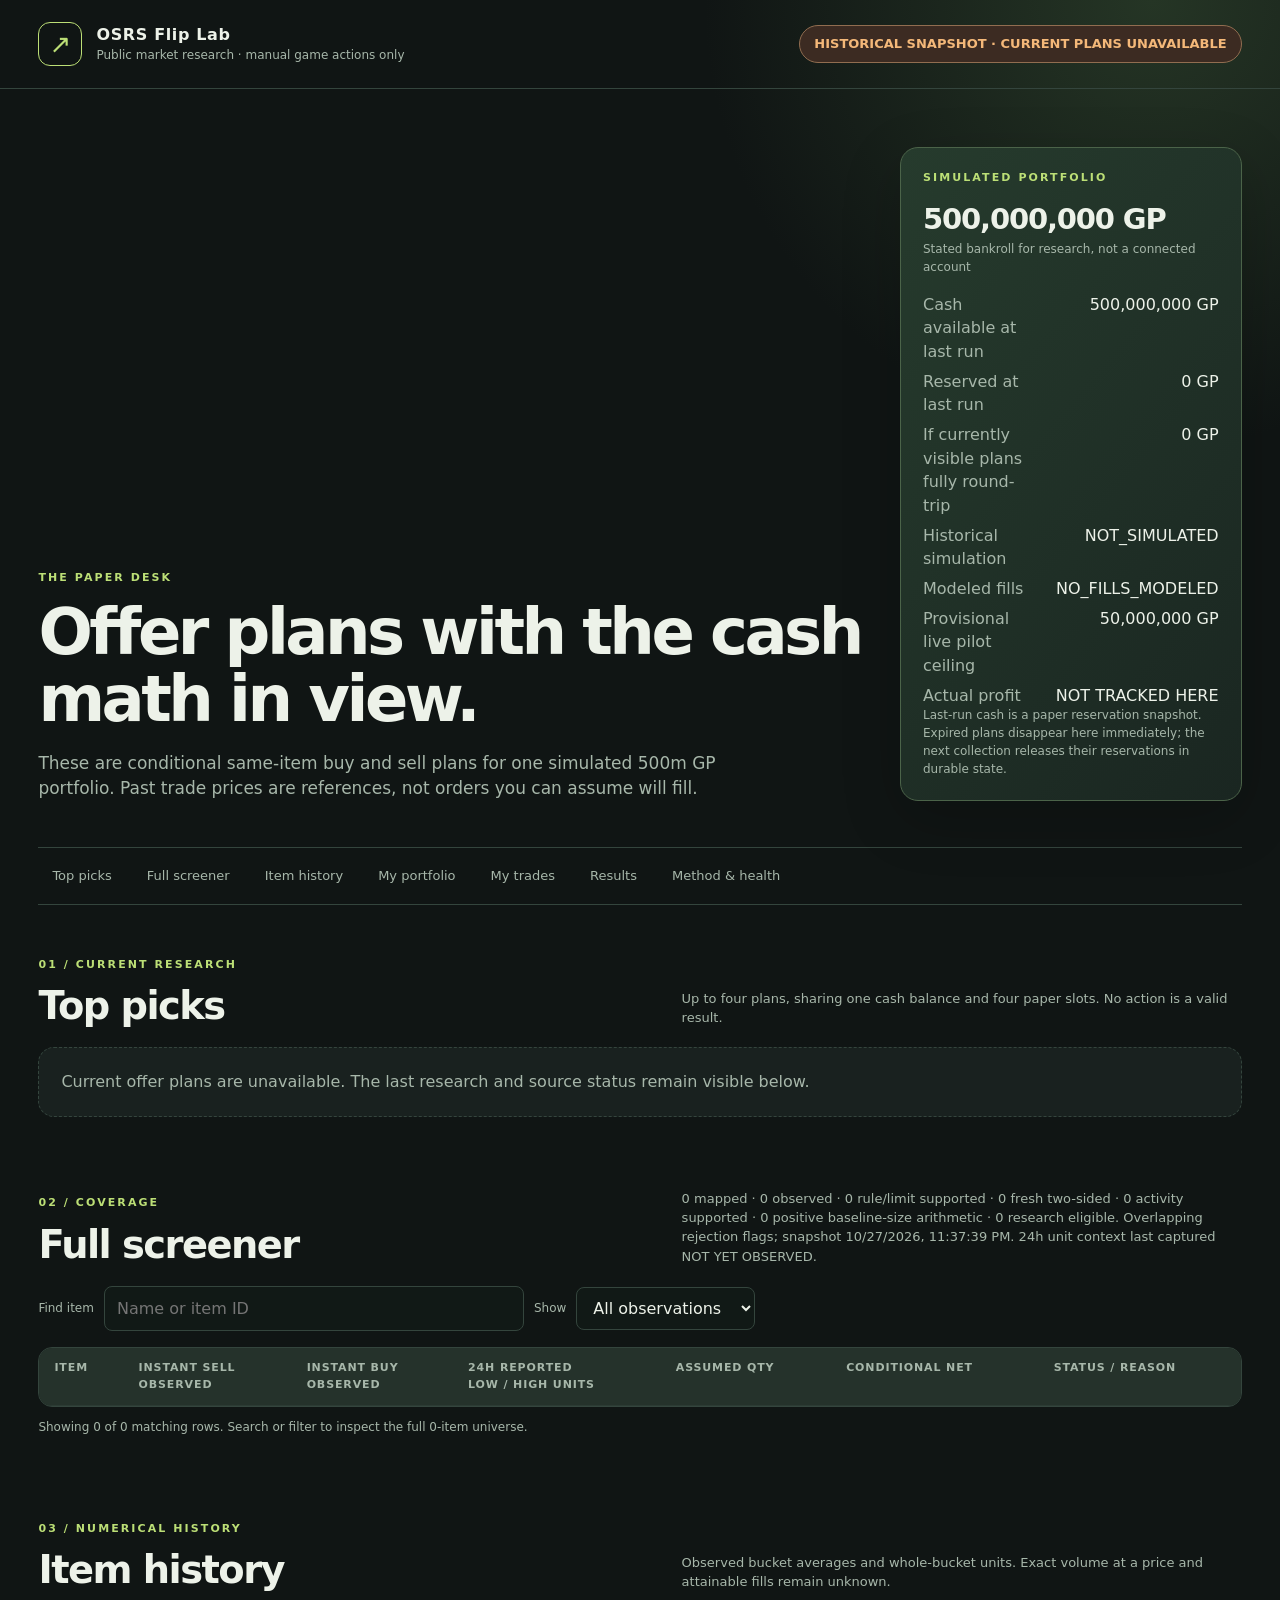
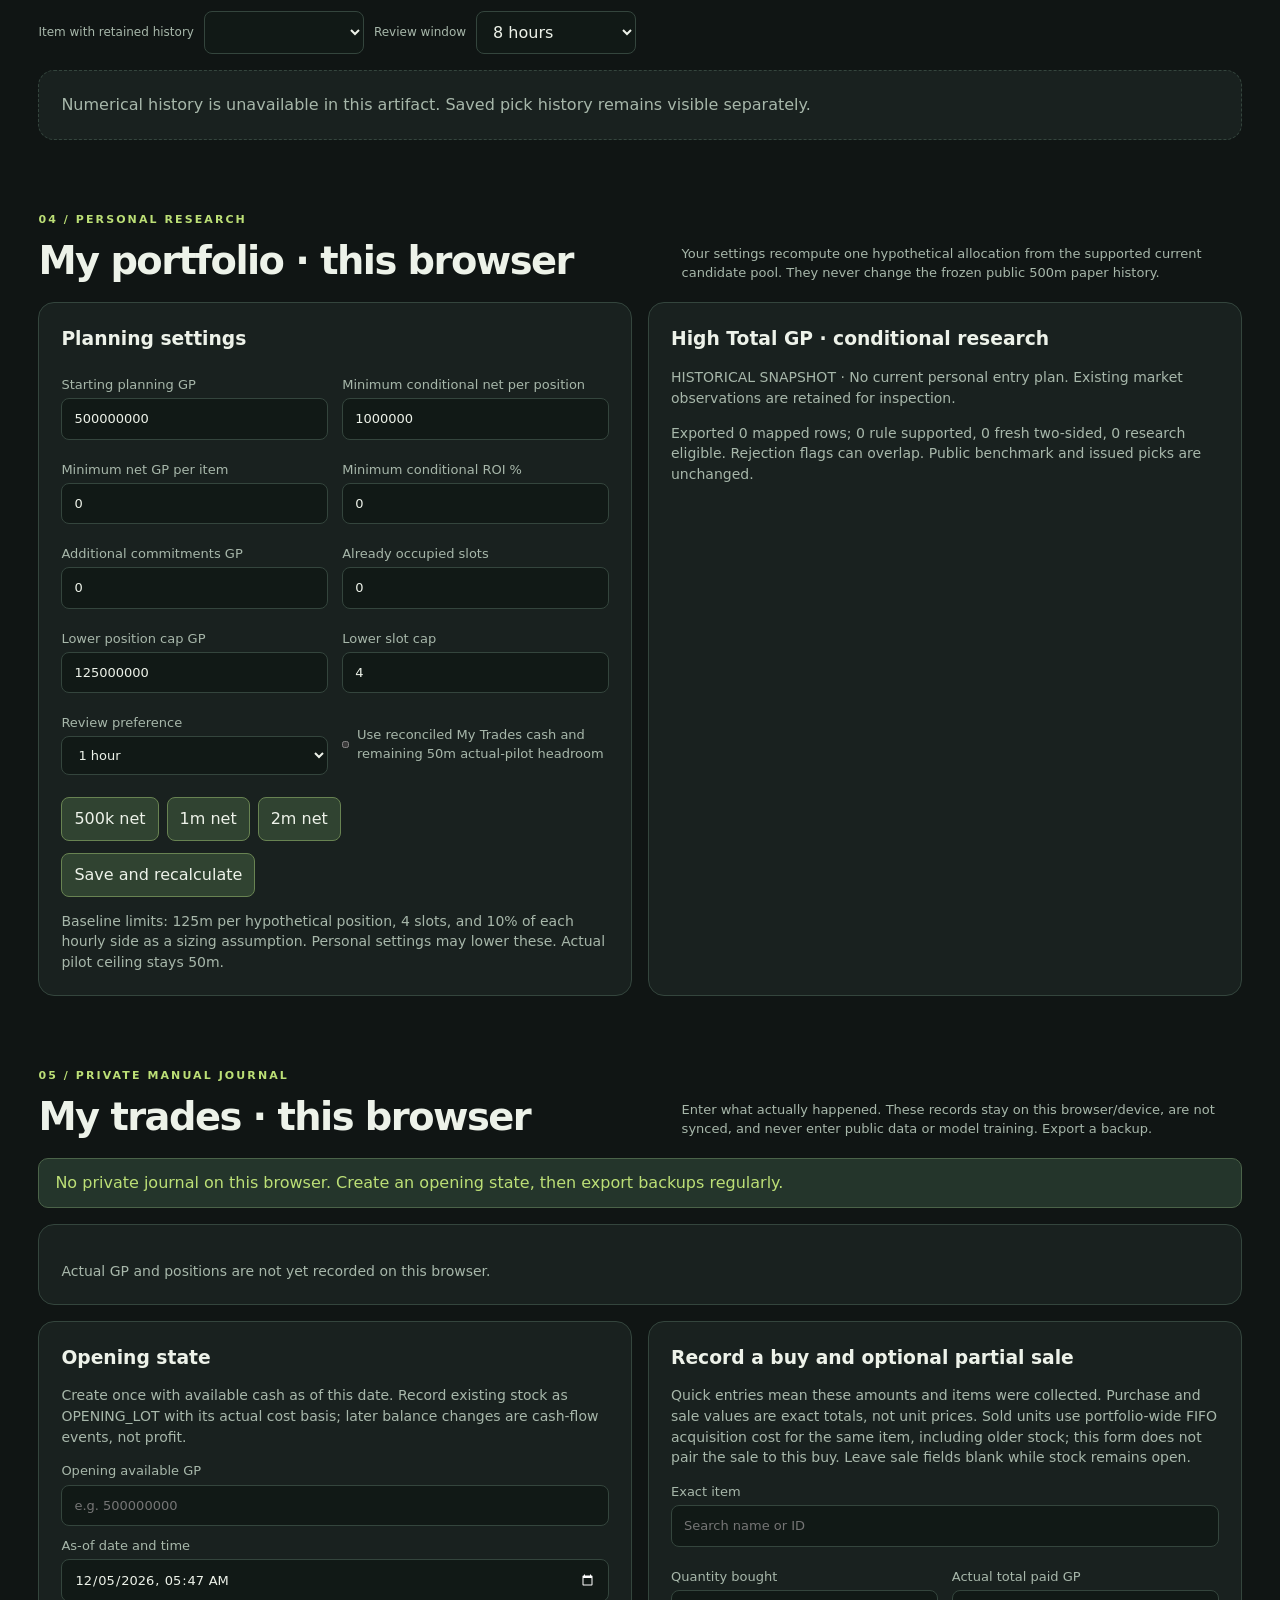
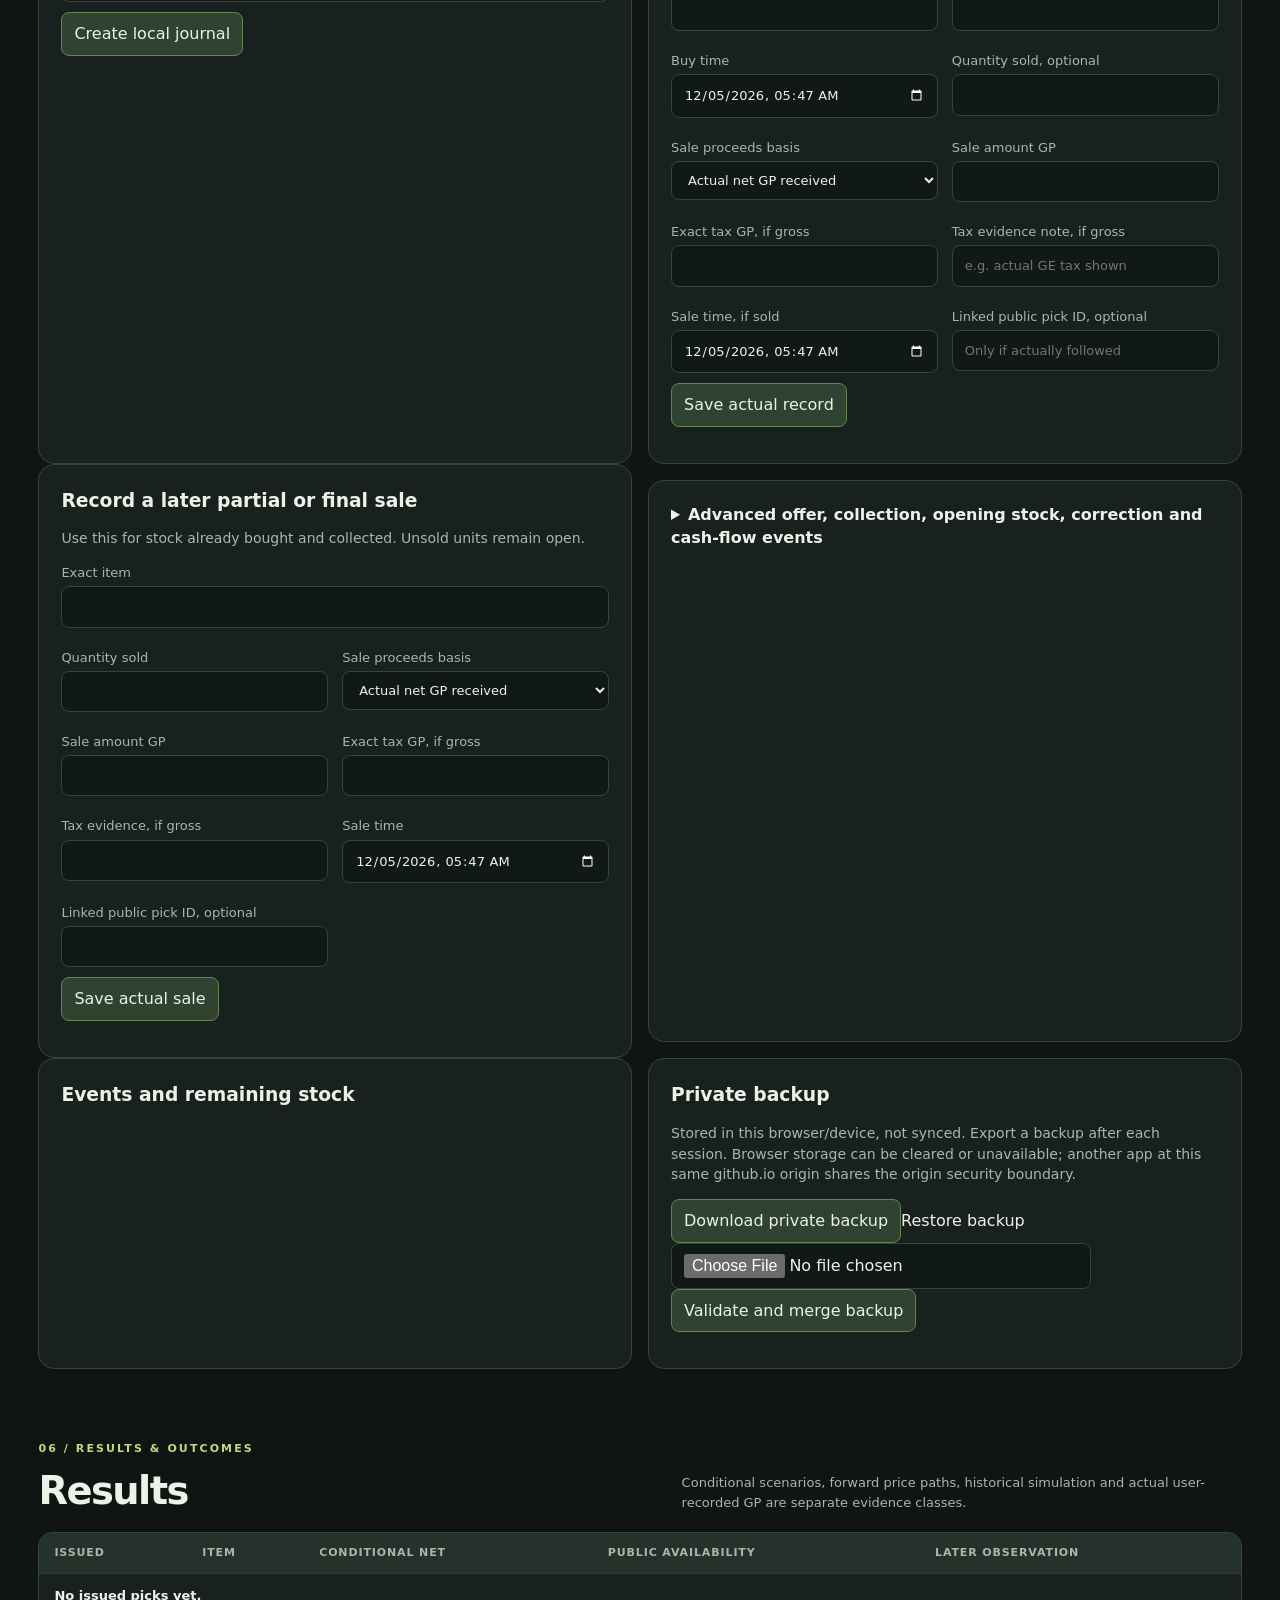
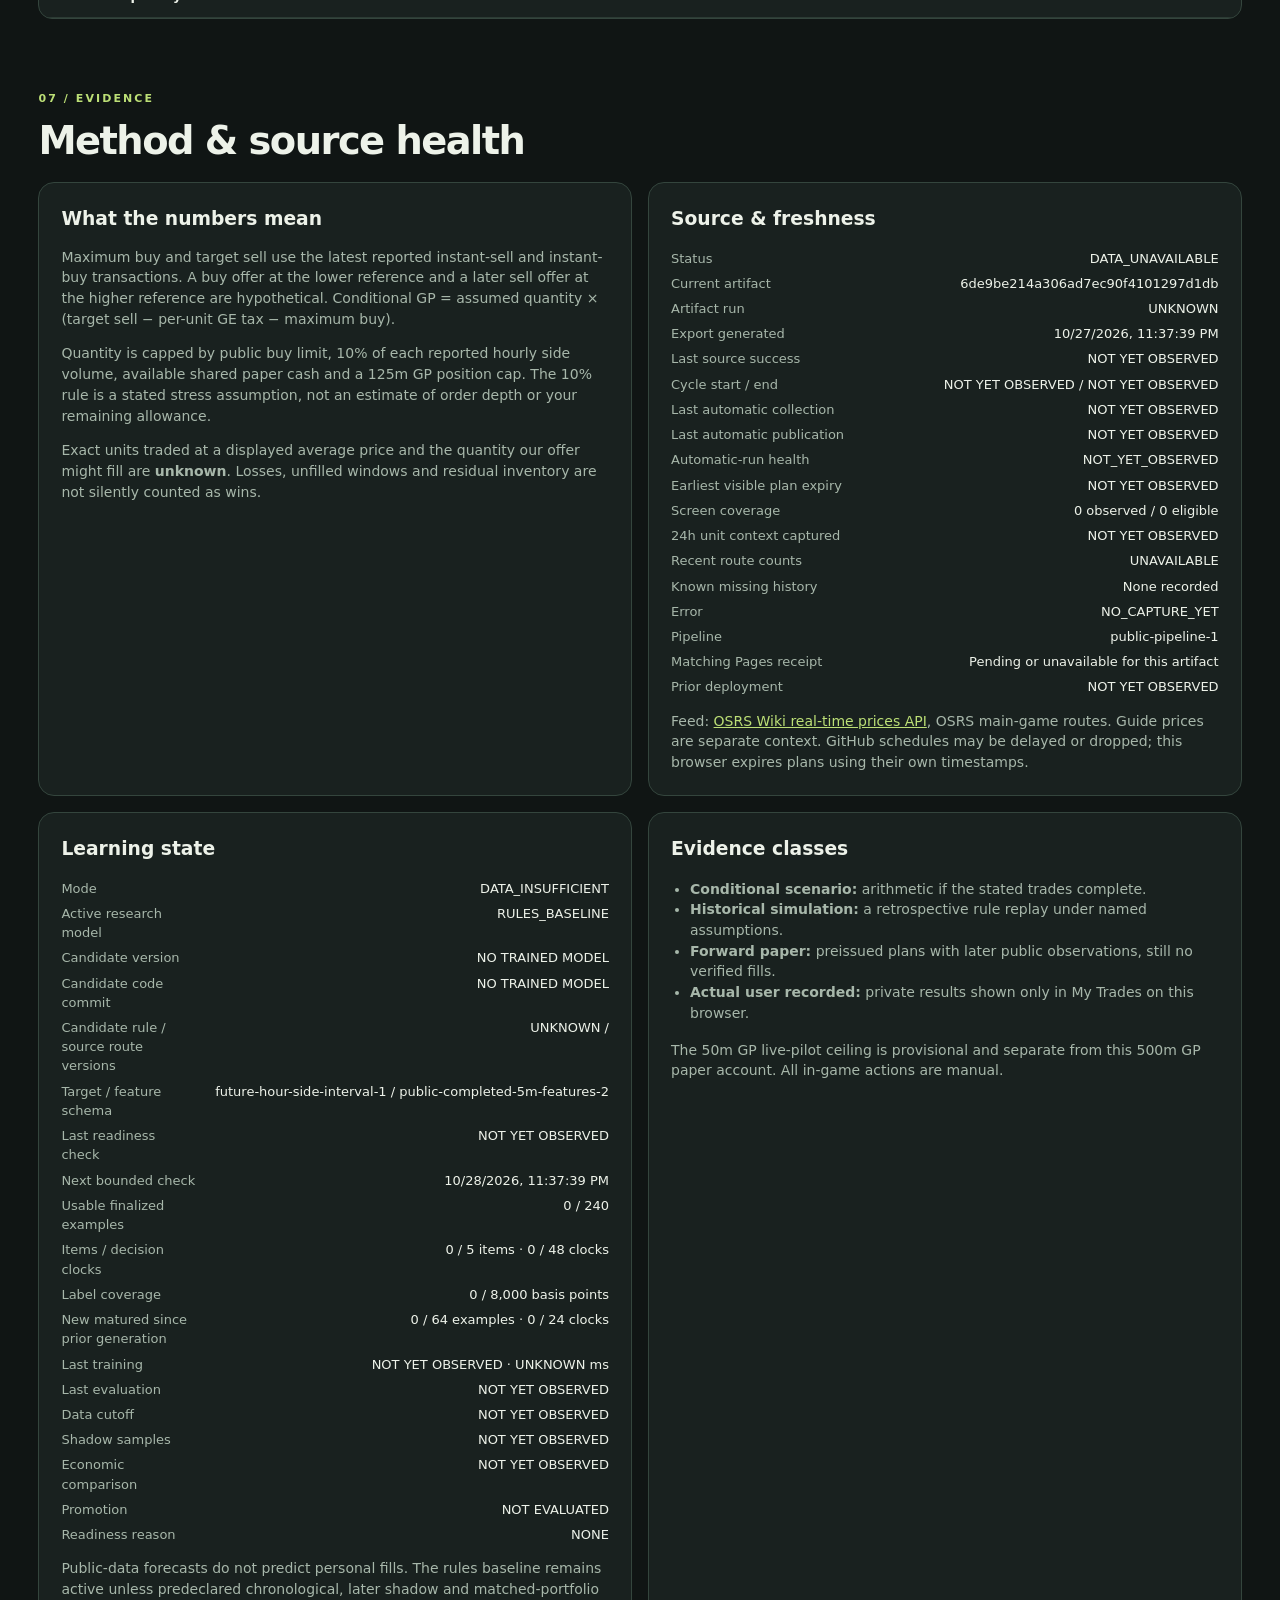
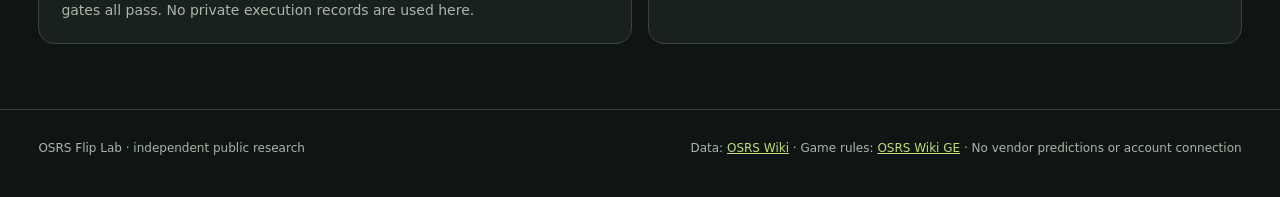
<file: site/index.html>
<!doctype html>
<html lang="en">
<head>
  <meta charset="utf-8">
  <meta name="viewport" content="width=device-width, initial-scale=1">
  <meta name="color-scheme" content="dark">
  <title>OSRS Flip Lab · public paper research</title>
  <link rel="stylesheet" href="./style.css?v=public-v1-1">
<script type="module" src="./app.js?v=completion-v3-5"></script>
</head>
<body>
  <header class="masthead">
    <div class="brand"><span class="brand-mark">↗</span><div><strong>OSRS Flip Lab</strong><small>Public market research · manual game actions only</small></div></div>
    <div id="live-status" class="status status-loading">Loading source status…</div>
  </header>
  <main>
    <section class="intro">
      <div><p class="eyebrow">THE PAPER DESK</p><h1>Offer plans with the cash math in view.</h1><p>These are conditional same-item buy and sell plans for one simulated 500m GP portfolio. Past trade prices are references, not orders you can assume will fill.</p></div>
      <aside id="portfolio" class="portfolio" aria-label="Paper portfolio"></aside>
    </section>
    <nav class="tabs" aria-label="Sections"><a href="#top-picks">Top picks</a><a href="#screener">Full screener</a><a href="#graphs">Item history</a><a href="#my-portfolio">My portfolio</a><a href="#my-trades">My trades</a><a href="#history">Results</a><a href="#method">Method & health</a></nav>
    <section id="top-picks" class="section"><div class="section-head"><div><p class="eyebrow">01 / CURRENT RESEARCH</p><h2>Top picks</h2></div><p class="section-note">Up to four plans, sharing one cash balance and four paper slots. No action is a valid result.</p></div><div id="picks" class="pick-grid"></div></section>
    <section id="screener" class="section"><div class="section-head"><div><p class="eyebrow">02 / COVERAGE</p><h2>Full screener</h2></div><p id="coverage" class="section-note"></p></div><div class="screen-controls"><label for="search">Find item</label><input id="search" type="search" placeholder="Name or item ID" autocomplete="off"><label for="filter">Show</label><select id="filter"><option value="all">All observations</option><option value="eligible">Eligible research</option><option value="excluded">Excluded</option></select></div><div class="table-wrap"><table><thead><tr><th>Item</th><th>Instant sell<br>observed</th><th>Instant buy<br>observed</th><th>24h reported<br>low / high units</th><th>Assumed qty</th><th>Conditional net</th><th>Status / reason</th></tr></thead><tbody id="screen-rows"></tbody></table></div><p id="screen-count" class="small"></p></section>
    <section id="graphs" class="section"><div class="section-head"><div><p class="eyebrow">03 / NUMERICAL HISTORY</p><h2>Item history</h2></div><p class="section-note">Observed bucket averages and whole-bucket units. Exact volume at a price and attainable fills remain unknown.</p></div><div class="screen-controls"><label for="graph-item">Item with retained history</label><select id="graph-item"></select><label for="graph-horizon">Review window</label><select id="graph-horizon"><option value="1800">30 minutes</option><option value="7200">2 hours</option><option value="28800" selected>8 hours</option><option value="604800">7 days</option></select></div><div id="graph-list" class="graph-grid"></div></section>
    <section id="my-portfolio" class="section"><div class="section-head"><div><p class="eyebrow">04 / PERSONAL RESEARCH</p><h2>My portfolio · this browser</h2></div><p class="section-note">Your settings recompute one hypothetical allocation from the supported current candidate pool. They never change the frozen public 500m paper history.</p></div>
      <div class="method-grid"><form id="planning-form" class="panel form-panel"><h3>Planning settings</h3><div class="form-grid">
        <label>Starting planning GP<input name="budgetGp" inputmode="decimal" required value="500m"></label>
        <label>Minimum conditional net per position<input name="minTotalGp" inputmode="decimal" required value="1m"></label>
        <label>Minimum net GP per item<input name="minUnitGp" inputmode="numeric" value="0"></label>
        <label>Minimum conditional ROI %<input name="minRoiPercent" type="number" min="0" max="1000" step="0.01" value="0"></label>
        <label>Additional commitments GP<input name="documentedCommitmentsGp" inputmode="decimal" value="0"></label>
        <label>Already occupied slots<input name="occupiedSlots" type="number" min="0" max="4" step="1" value="0"></label>
        <label>Lower position cap GP<input name="maxPositionGp" inputmode="decimal" value="125m"></label>
        <label>Lower slot cap<input name="maxSlots" type="number" min="1" max="4" step="1" value="4"></label>
        <label>Review preference<select name="reviewHorizonSeconds"><option value="1800">30 minutes</option><option value="3600" selected>1 hour</option><option value="7200">2 hours</option><option value="28800">8 hours</option></select></label>
        <label class="check"><input name="useJournalCash" type="checkbox">Use reconciled My Trades cash and remaining 50m actual-pilot headroom</label>
      </div><div class="preset-row"><button type="button" data-min-preset="500000">500k net</button><button type="button" data-min-preset="1000000">1m net</button><button type="button" data-min-preset="2000000">2m net</button></div><button type="submit">Save and recalculate</button><p id="planning-message" class="small" role="status"></p><p class="small">Baseline limits: 125m per hypothetical position, 4 slots, and 10% of each hourly side as a sizing assumption. Personal settings may lower these. Actual pilot ceiling stays 50m.</p></form>
      <article class="panel"><h3>High Total GP · conditional research</h3><p id="personal-summary" class="small">Loading supported candidates…</p><div id="personal-picks" class="personal-picks"></div><p id="personal-coverage" class="small"></p></article></div>
    </section>
    <section id="my-trades" class="section"><div class="section-head"><div><p class="eyebrow">05 / PRIVATE MANUAL JOURNAL</p><h2>My trades · this browser</h2></div><p class="section-note">Enter what actually happened. These records stay on this browser/device, are not synced, and never enter public data or model training. Export a backup.</p></div>
      <div id="journal-banner" class="notice" role="status">Checking private browser storage…</div><div id="journal-summary" class="panel"></div>
      <div class="method-grid"><form id="journal-open-form" class="panel form-panel"><h3>Opening state</h3><p class="small">Create once with available cash as of this date. Record existing stock as OPENING_LOT with its actual cost basis; later balance changes are cash-flow events, not profit.</p><label>Opening available GP<input name="openingCashGp" inputmode="numeric" required placeholder="e.g. 500000000"></label><label>As-of date and time<input name="asOf" type="datetime-local" required></label><button type="submit">Create local journal</button></form>
      <form id="journal-quick-form" class="panel form-panel"><h3>Record a buy and optional partial sale</h3><p class="small">Quick entries mean these amounts and items were collected. Purchase and sale values are exact totals, not unit prices. Sold units use portfolio-wide FIFO acquisition cost for the same item, including older stock; this form does not pair the sale to this buy. Leave sale fields blank while stock remains open.</p><label>Exact item<input name="item" list="item-options" required placeholder="Search name or ID"></label><datalist id="item-options"></datalist><div class="form-grid"><label>Quantity bought<input name="buyQuantity" inputmode="numeric" required></label><label>Actual total paid GP<input name="buyPaidGp" inputmode="numeric" required></label><label>Buy time<input name="buyAt" type="datetime-local" required></label><label>Quantity sold, optional<input name="sellQuantity" inputmode="numeric"></label><label>Sale proceeds basis<select name="proceedsBasis"><option value="ACTUAL_NET">Actual net GP received</option><option value="GROSS_WITH_EXACT_TAX">Gross sale with exact tax</option></select></label><label>Sale amount GP<input name="saleAmountGp" inputmode="numeric"></label><label>Exact tax GP, if gross<input name="taxGp" inputmode="numeric"></label><label>Tax evidence note, if gross<input name="taxEvidence" placeholder="e.g. actual GE tax shown"></label><label>Sale time, if sold<input name="sellAt" type="datetime-local"></label><label>Linked public pick ID, optional<input name="linkedPickId" placeholder="Only if actually followed"></label></div><button type="submit">Save actual record</button><p id="journal-quick-message" class="small" role="status"></p></form></div>
      <div class="method-grid"><form id="journal-sell-form" class="panel form-panel"><h3>Record a later partial or final sale</h3><p class="small">Use this for stock already bought and collected. Unsold units remain open.</p><label>Exact item<input name="item" list="item-options" required></label><div class="form-grid"><label>Quantity sold<input name="quantity" inputmode="numeric" required></label><label>Sale proceeds basis<select name="proceedsBasis"><option value="ACTUAL_NET">Actual net GP received</option><option value="GROSS_WITH_EXACT_TAX">Gross sale with exact tax</option></select></label><label>Sale amount GP<input name="saleAmountGp" inputmode="numeric" required></label><label>Exact tax GP, if gross<input name="taxGp" inputmode="numeric"></label><label>Tax evidence, if gross<input name="taxEvidence"></label><label>Sale time<input name="sellAt" type="datetime-local" required></label><label>Linked public pick ID, optional<input name="linkedPickId"></label></div><button type="submit">Save actual sale</button><p id="journal-sell-message" class="small" role="status"></p></form>
      <details class="panel advanced"><summary>Advanced offer, collection, opening stock, correction and cash-flow events</summary><form id="journal-event-form" class="form-panel"><p class="small">Opening stock uses the journal as-of time and its actual cost basis without subtracting opening cash. Offer placement reserves cash or stock; fills are not spendable until collection. A correction voids a named event and may need replacement events to reconcile.</p><div class="form-grid"><label>Event type<select name="type"><option>OPENING_LOT</option><option>DEPOSIT</option><option>WITHDRAWAL</option><option>PLACE</option><option>FILL</option><option>CANCEL</option><option>COLLECT</option><option>REPRICE</option><option>REPRICE_NOTE</option><option>CORRECTION</option></select></label><label>Event time<input name="occurredAt" type="datetime-local" required></label><label>Item<input name="item" list="item-options"></label><label>Offer ID<input name="offerId"></label><label>Buy or sell<select name="side"><option>BUY</option><option>SELL</option></select></label><label>Quantity<input name="quantity" inputmode="numeric"></label><label>Offer / noted price per item GP<input name="unitPriceGp" inputmode="numeric"></label><label>Actual total paid, sale amount, cash-flow or opening cost GP<input name="moneyGp" inputmode="numeric"></label><label>Sale proceeds basis for FILL<select name="proceedsBasis"><option value="ACTUAL_NET">Actual net GP received</option><option value="GROSS_WITH_EXACT_TAX">Gross with exact tax</option></select></label><label>Exact tax GP, if gross<input name="taxGp" inputmode="numeric"></label><label>Tax evidence or correction reason<input name="note"></label><label>Target event ID for correction<input name="targetEventId"></label><label>New offer price GP<input name="newUnitPriceGp" inputmode="numeric"></label></div><button type="submit">Append private event</button><p id="journal-event-message" class="small" role="status"></p></form></details></div>
      <div class="method-grid"><article class="panel"><h3>Events and remaining stock</h3><div id="journal-inventory" class="small"></div><div id="journal-events" class="small"></div></article><article class="panel"><h3>Private backup</h3><p>Stored in this browser/device, not synced. Export a backup after each session. Browser storage can be cleared or unavailable; another app at this same github.io origin shares the origin security boundary.</p><button id="journal-export" type="button">Download private backup</button><label>Restore backup<input id="journal-import-file" type="file" accept=".json,application/json"></label><button id="journal-import" type="button">Validate and merge backup</button><p id="journal-backup-message" class="small" role="status"></p></article></div>
    </section>
    <section id="history" class="section"><div class="section-head"><div><p class="eyebrow">06 / RESULTS & OUTCOMES</p><h2>Results</h2></div><p class="section-note">Conditional scenarios, forward price paths, historical simulation and actual user-recorded GP are separate evidence classes.</p></div><div class="table-wrap"><table><thead><tr><th>Issued</th><th>Item</th><th>Conditional net</th><th>Public availability</th><th>Later observation</th></tr></thead><tbody id="history-rows"></tbody></table></div></section>
    <section id="method" class="section"><div class="section-head"><div><p class="eyebrow">07 / EVIDENCE</p><h2>Method & source health</h2></div></div><div class="method-grid"><article class="panel"><h3>What the numbers mean</h3><p>Maximum buy and target sell use the latest reported instant-sell and instant-buy transactions. A buy offer at the lower reference and a later sell offer at the higher reference are hypothetical. Conditional GP = assumed quantity × (target sell − per-unit GE tax − maximum buy).</p><p>Quantity is capped by public buy limit, 10% of each reported hourly side volume, available shared paper cash and a 125m GP position cap. The 10% rule is a stated stress assumption, not an estimate of order depth or your remaining allowance.</p><p>Exact units traded at a displayed average price and the quantity our offer might fill are <strong>unknown</strong>. Losses, unfilled windows and residual inventory are not silently counted as wins.</p></article><article class="panel"><h3>Source & freshness</h3><dl id="source-details"></dl><p>Feed: <a href="https://oldschool.runescape.wiki/w/RuneScape:Real-time_Prices">OSRS Wiki real-time prices API</a>, OSRS main-game routes. Guide prices are separate context. GitHub schedules may be delayed or dropped; this browser expires plans using their own timestamps.</p></article><article class="panel"><h3>Learning state</h3><dl id="learning-details"></dl><p>Public-data forecasts do not predict personal fills. The rules baseline remains active unless predeclared chronological, later shadow and matched-portfolio gates all pass. No private execution records are used here.</p></article><article class="panel"><h3>Evidence classes</h3><ul><li><strong>Conditional scenario:</strong> arithmetic if the stated trades complete.</li><li><strong>Historical simulation:</strong> a retrospective rule replay under named assumptions.</li><li><strong>Forward paper:</strong> preissued plans with later public observations, still no verified fills.</li><li><strong>Actual user recorded:</strong> private results shown only in My Trades on this browser.</li></ul><p>The 50m GP live-pilot ceiling is provisional and separate from this 500m GP paper account. All in-game actions are manual.</p></article></div></section>
  </main>
  <footer><span>OSRS Flip Lab · independent public research</span><span>Data: <a href="https://prices.runescape.wiki/">OSRS Wiki</a> · Game rules: <a href="https://oldschool.runescape.wiki/w/Grand_Exchange">OSRS Wiki GE</a> · No vendor predictions or account connection</span></footer>
</body>
</html>
</file>
<file: site/style.css>
:root{color-scheme:dark;--bg:#101514;--panel:#19211f;--panel2:#202b28;--line:#34453d;--text:#edf2e9;--muted:#a7b7aa;--accent:#bcdf76;--orange:#f4b879;--red:#f19b8e;--blue:#91cddd;font:16px/1.48 system-ui,-apple-system,Segoe UI,sans-serif}*{box-sizing:border-box}html{scroll-behavior:smooth}body{margin:0;background:radial-gradient(circle at 90% 0%,#253525 0,transparent 28rem),var(--bg);color:var(--text)}a{color:var(--accent)}a:hover{color:#e0f5b3}.masthead,main,footer{max-width:1440px;margin:auto;padding-left:clamp(18px,3vw,48px);padding-right:clamp(18px,3vw,48px)}.masthead{display:flex;justify-content:space-between;gap:20px;align-items:center;padding-top:22px;padding-bottom:22px;border-bottom:1px solid var(--line)}.brand{display:flex;align-items:center;gap:14px}.brand-mark{width:44px;height:44px;display:grid;place-items:center;border:1px solid var(--accent);border-radius:12px;font-size:26px;color:var(--accent)}.brand strong{display:block;letter-spacing:.04em}.brand small{display:block;color:var(--muted);font-size:12px}.status{border:1px solid var(--line);border-radius:100px;padding:8px 14px;font-size:13px;font-weight:700;white-space:nowrap}.status-good{color:var(--accent);border-color:#6f9451;background:#253923}.status-bad{color:var(--orange);border-color:#916d50;background:#3c2b22}.status-loading{color:var(--muted)}.intro{display:grid;grid-template-columns:minmax(0,1.7fr) minmax(280px,.7fr);gap:32px;align-items:end;padding:58px 0 46px}.eyebrow{color:var(--accent);font-size:11px;font-weight:800;letter-spacing:.19em;margin:0 0 12px}.intro h1{font-size:clamp(35px,5vw,66px);letter-spacing:-.055em;line-height:1.05;max-width:900px;margin:0 0 18px}.intro p:not(.eyebrow){max-width:750px;color:var(--muted);font-size:17px;margin:0}.portfolio{background:linear-gradient(130deg,#263b2d,#1a2621);border:1px solid #4b6349;border-radius:18px;padding:22px;box-shadow:0 18px 60px #0003}.portfolio .big{font-size:29px;font-weight:800;letter-spacing:-.04em}.portfolio dl,.panel dl{display:grid;grid-template-columns:1fr auto;gap:6px 18px;margin:16px 0 0}.portfolio dt,.panel dt{color:var(--muted)}.portfolio dd,.panel dd{margin:0;text-align:right}.portfolio .caption{font-size:12px;color:var(--muted)}.tabs{display:flex;gap:7px;overflow-x:auto;padding:9px 0;border-top:1px solid var(--line);border-bottom:1px solid var(--line)}.tabs a{white-space:nowrap;color:var(--muted);text-decoration:none;padding:9px 14px;border-radius:8px;font-size:13px}.tabs a:hover{background:var(--panel2);color:var(--text)}.section{padding:52px 0 20px;scroll-margin-top:20px}.section-head{display:flex;align-items:end;justify-content:space-between;gap:24px;margin-bottom:20px}.section h2{font-size:clamp(28px,3vw,39px);letter-spacing:-.04em;line-height:1.1;margin:0}.section-note{color:var(--muted);font-size:13px;max-width:560px;margin:0}.pick-grid{display:grid;grid-template-columns:repeat(2,minmax(0,1fr));gap:16px}.pick,.panel,.empty,.graph-card{background:var(--panel);border:1px solid var(--line);border-radius:16px;padding:22px}.pick{position:relative;overflow:hidden}.pick:before{content:"";position:absolute;left:0;top:0;bottom:0;width:3px;background:var(--accent)}.pick h3{font-size:22px;margin:0 0 3px}.pick .sub{color:var(--muted);font-size:12px;margin:0 0 20px}.pick .money{font-size:27px;font-weight:800;color:var(--accent);letter-spacing:-.04em}.pick .money-label{font-size:11px;text-transform:uppercase;letter-spacing:.1em;color:var(--muted)}.pick .numbers{display:grid;grid-template-columns:repeat(2,1fr);gap:15px;margin:22px 0}.pick .numbers span{display:block;color:var(--muted);font-size:12px}.pick .numbers strong{display:block;font-size:17px}.pick .fine{color:var(--muted);font-size:12px;margin:9px 0 0}.pick .risk{border-top:1px solid var(--line);padding-top:13px;color:var(--orange);font-size:12px}.empty{grid-column:1/-1;border-style:dashed;color:var(--muted)}.screen-controls{display:flex;gap:10px;align-items:center;margin:0 0 16px}.screen-controls label{font-size:12px;color:var(--muted)}input,select{background:#111916;color:var(--text);border:1px solid var(--line);border-radius:8px;padding:10px 12px;font:inherit}input{min-width:260px;max-width:420px;width:100%}select{min-width:160px}.table-wrap{overflow:auto;border:1px solid var(--line);border-radius:14px;background:var(--panel)}table{border-collapse:collapse;width:100%;min-width:850px}th,td{padding:12px 15px;text-align:left;border-bottom:1px solid #2c3b34;vertical-align:top;font-size:13px}th{position:sticky;top:0;background:#25322b;color:var(--muted);font-size:11px;text-transform:uppercase;letter-spacing:.08em}td:first-child{font-weight:700}td .id{display:block;font-size:11px;color:var(--muted);font-weight:400}.chip{display:inline-block;border-radius:5px;padding:3px 7px;font-size:11px;background:#304331;color:var(--accent)}.chip-bad{background:#3a302a;color:var(--orange)}.small{color:var(--muted);font-size:12px}.graph-grid,.method-grid{display:grid;grid-template-columns:repeat(2,minmax(0,1fr));gap:16px}.graph-card h3,.panel h3{margin:0 0 12px}.graph-card svg{width:100%;height:180px;background:#111a16;border-radius:9px}.graph-card .legend{display:flex;gap:14px;font-size:12px;color:var(--muted)}.graph-card .legend b{display:inline-block;width:10px;height:3px;vertical-align:middle;margin-right:4px}.panel p,.panel li{color:var(--muted);font-size:14px}.panel p:last-child{margin-bottom:0}.panel ul{padding-left:19px}.panel dl{font-size:13px;overflow-wrap:anywhere}footer{display:flex;justify-content:space-between;gap:20px;border-top:1px solid var(--line);padding-top:30px;padding-bottom:40px;margin-top:45px;color:var(--muted);font-size:12px}@media(max-width:850px){.intro{grid-template-columns:1fr;padding-top:38px}.pick-grid,.graph-grid,.method-grid{grid-template-columns:1fr}.section-head{display:block}.section-note{margin-top:10px}.masthead{align-items:flex-start}.status{white-space:normal;text-align:center}.portfolio{max-width:500px}}@media(max-width:560px){.masthead{display:block}.status{display:inline-block;margin-top:15px}.intro h1{font-size:39px}.screen-controls{display:grid;grid-template-columns:1fr 1fr}.screen-controls input{grid-column:1/-1;min-width:0}.screen-controls select{grid-column:1/-1;width:100%}.pick .numbers{gap:10px}.pick .numbers strong{font-size:15px}footer{display:block}footer span{display:block;margin-bottom:10px}}
.form-panel label{display:block;color:var(--muted);font-size:13px;margin:10px 0}.form-panel label input,.form-panel label select{display:block;width:100%;min-width:0;max-width:none;margin-top:4px}.form-panel .check{display:flex;align-items:center;gap:8px}.form-panel .check input{width:auto;min-width:0;margin:0}.form-grid{display:grid;grid-template-columns:repeat(2,minmax(0,1fr));gap:0 14px}.form-panel button,.preset-row button,.personal-card button,#journal-export,#journal-import{background:#304331;color:var(--text);border:1px solid #688352;border-radius:8px;padding:9px 12px;font:inherit;cursor:pointer}.form-panel button:hover,.preset-row button:hover,.personal-card button:hover,#journal-export:hover,#journal-import:hover{background:#425e3b}.preset-row{display:flex;flex-wrap:wrap;gap:8px;margin:12px 0}.personal-card{border-top:1px solid var(--line);padding:12px 0}.personal-card p{font-size:13px}.personal-card button{font-size:12px}.message-error{color:var(--red)!important}.notice{background:#24352b;border:1px solid #4b6349;border-radius:10px;padding:12px 16px;margin-bottom:16px;color:var(--accent)}.notice-error{background:#3b2927;border-color:#915b52;color:var(--red)}.advanced{margin:16px 0}.advanced summary{cursor:pointer;font-weight:700}.advanced form{margin-top:16px}#journal-summary{margin-bottom:16px}#journal-events{max-height:300px;overflow:auto}#journal-events p{border-bottom:1px solid var(--line);overflow-wrap:anywhere}#journal-inventory p{overflow-wrap:anywhere}@media(max-width:560px){.form-grid{grid-template-columns:1fr}.form-panel button{width:100%}.preset-row button{width:auto}}
</file>
